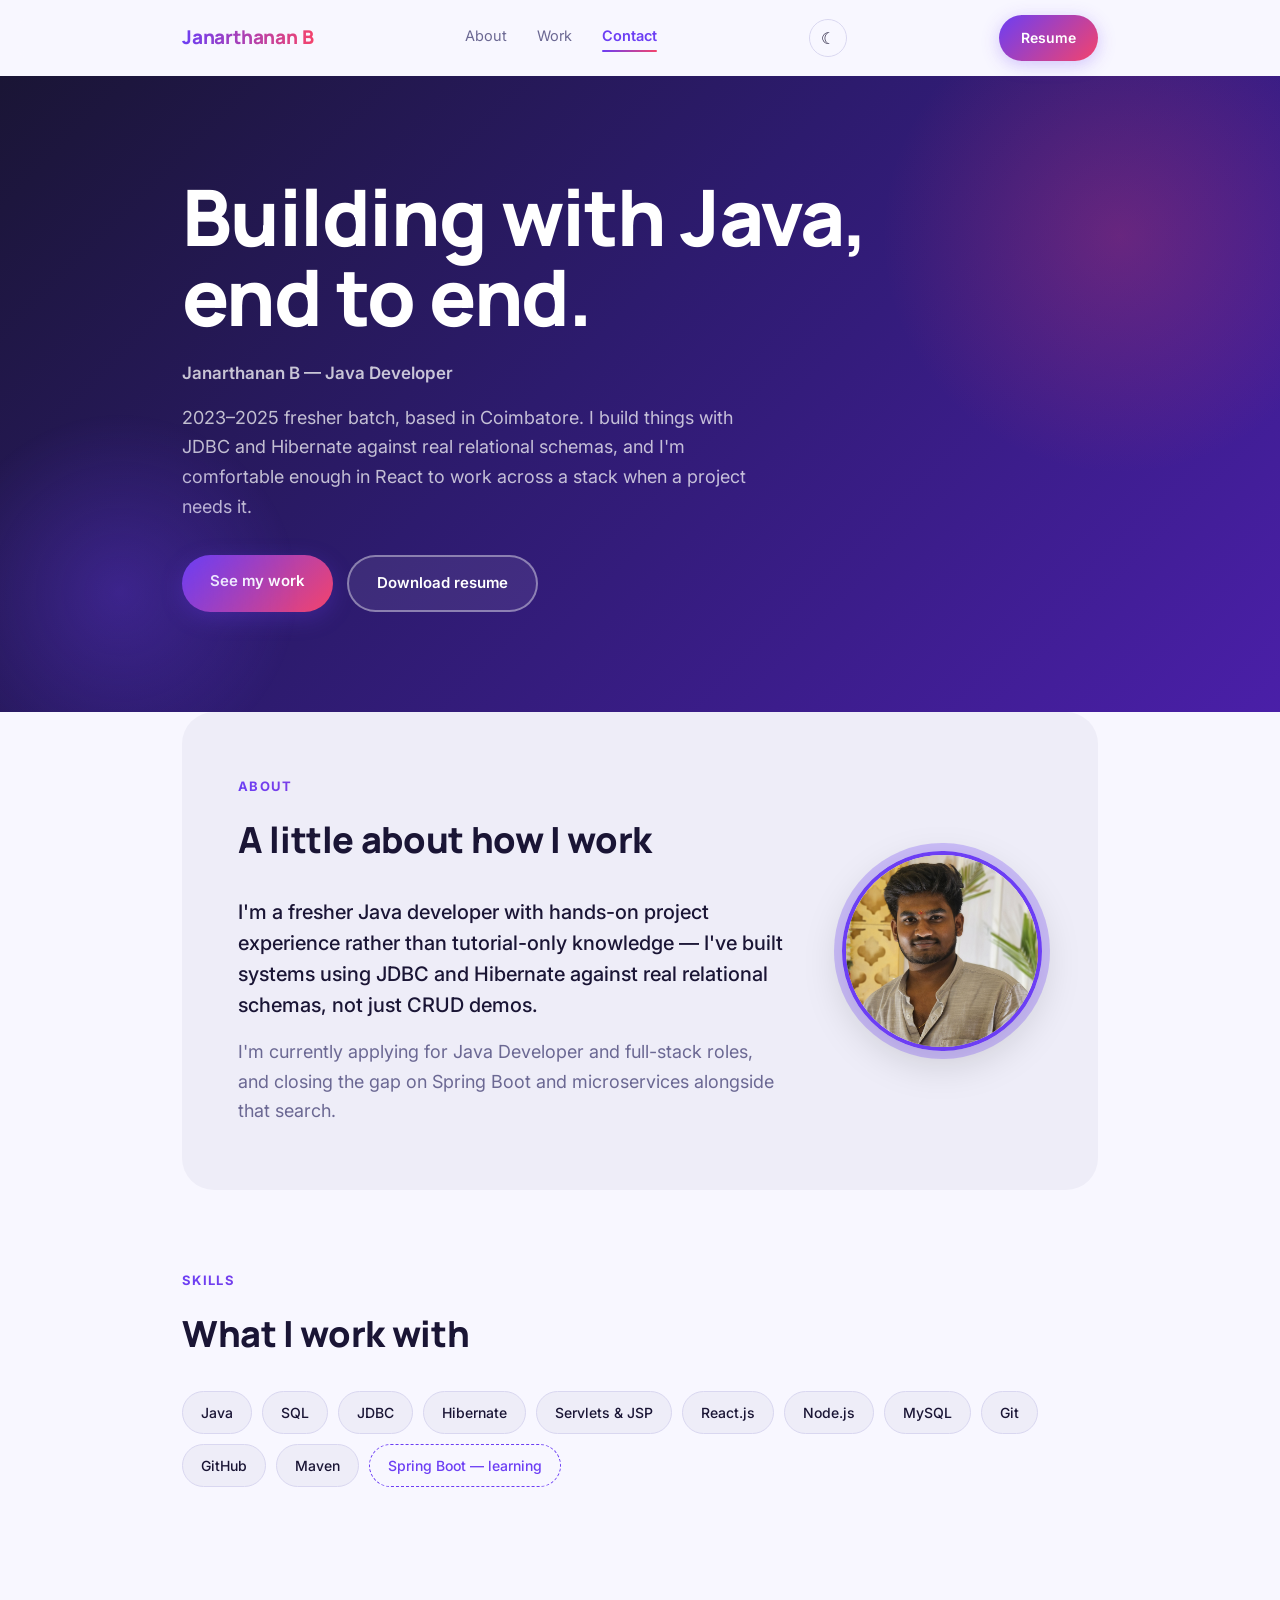
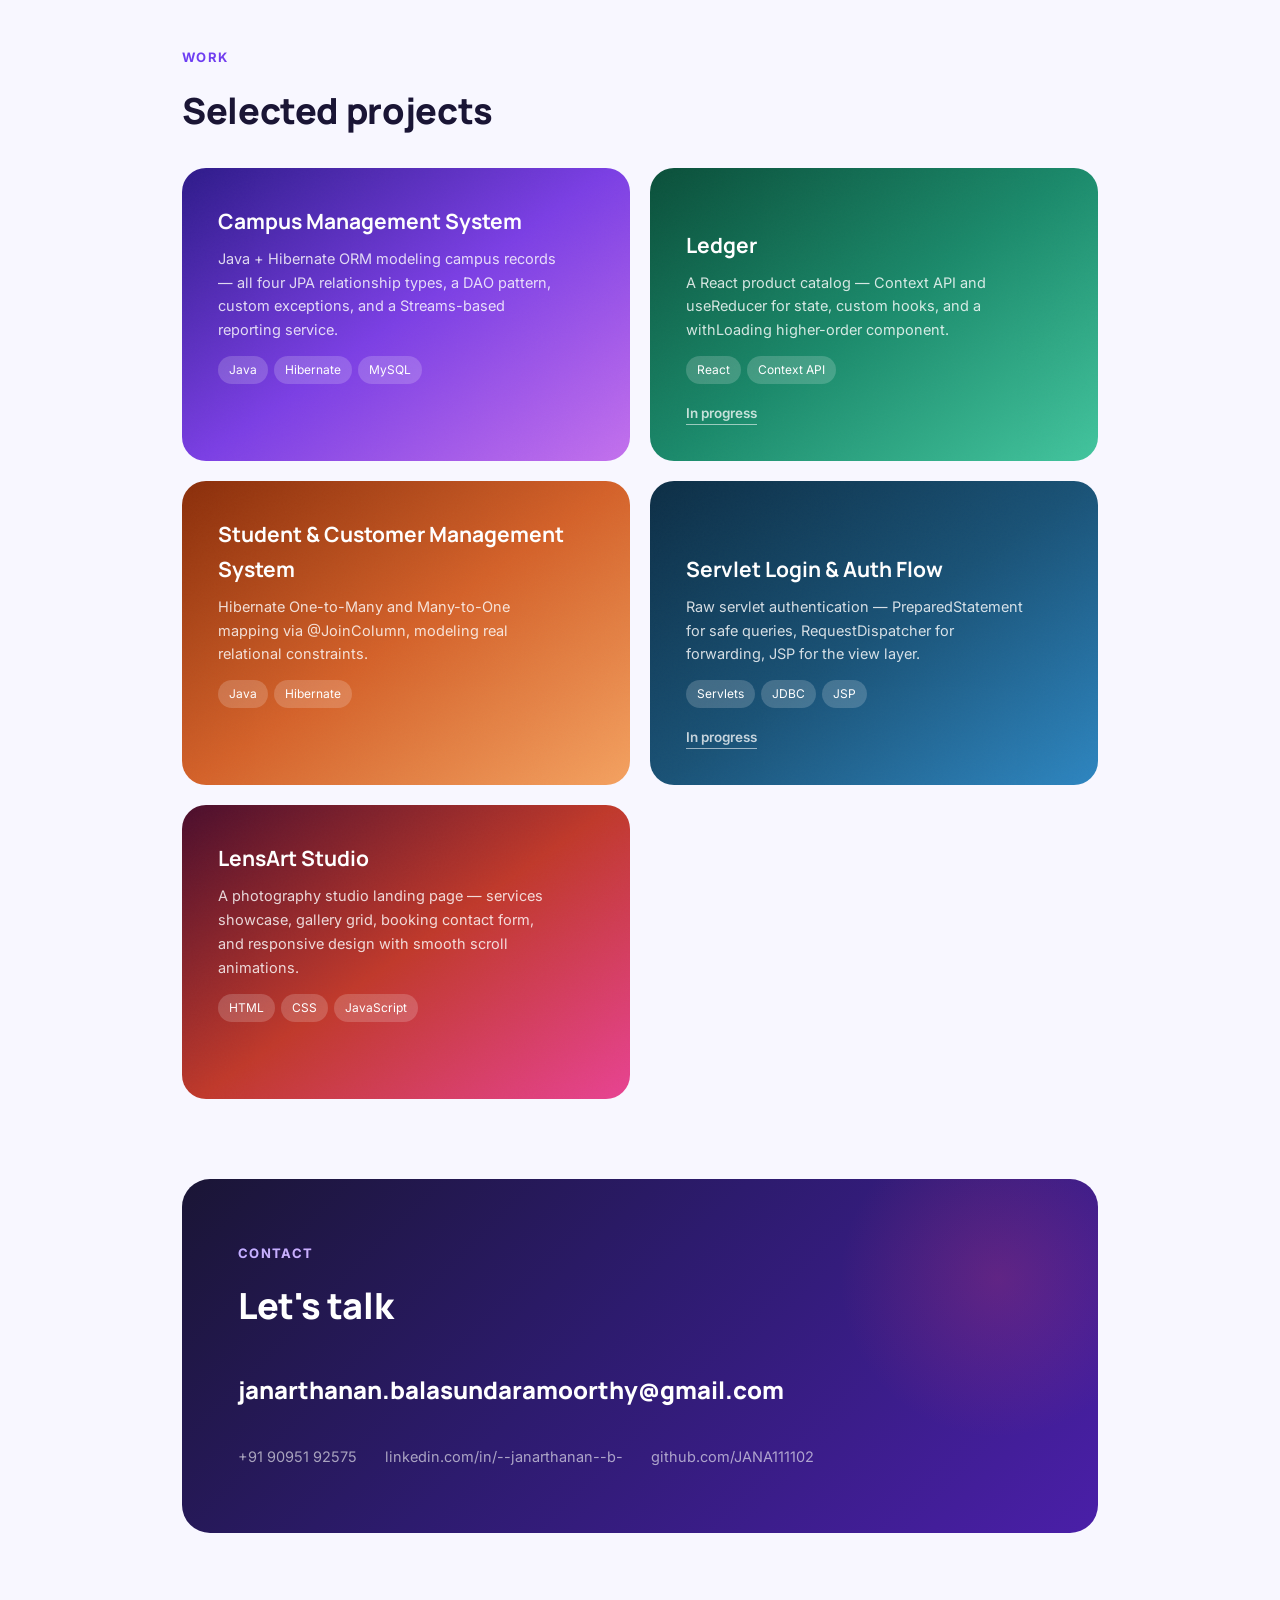
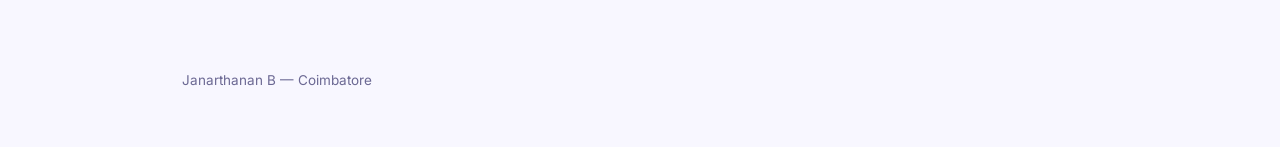
<file: index.html>
<!DOCTYPE html>
<html lang="en">
<head>
<meta charset="UTF-8">
<meta name="viewport" content="width=device-width, initial-scale=1, viewport-fit=cover">
<title>Janarthanan B — Java Developer</title>
<link rel="preconnect" href="https://fonts.googleapis.com">
<link rel="preconnect" href="https://fonts.gstatic.com" crossorigin>
<link href="https://fonts.googleapis.com/css2?family=Manrope:wght@500;700;800&family=Inter:wght@400;500;600&display=swap" rel="stylesheet">
<link rel="stylesheet" href="portfolio.css">
</head>
<body>

<header class="nav">
  <div class="wrap">
    <span class="brand">Janarthanan B</span>
    <nav class="links">
      <a href="#about">About</a>
      <a href="#work">Work</a>
      <a href="#contact">Contact</a>
    </nav>
    <button id="theme-toggle" aria-label="Switch to dark mode">☾</button>
    <a class="resume-btn" href="[data-uri]" download="Janarthanan_B_Resume.pdf">Resume</a>
  </div>
</header>

<main class="wrap">

  <section class="hero">
    <h1>Building with Java, end to end.</h1>
    <div class="role">Janarthanan B — Java Developer</div>
    <p class="lede">2023–2025 fresher batch, based in Coimbatore. I build things with JDBC and Hibernate against real relational schemas, and I'm comfortable enough in React to work across a stack when a project needs it.</p>
    <div class="cta-row">
      <a class="btn primary" href="#work">See my work</a>
      <a class="btn secondary" href="[data-uri]" download="Janarthanan_B_Resume.pdf">Download resume</a>
    </div>
  </section>

  <section id="about">
    <div class="about-inner">
      <div class="about-text">
        <div class="eyebrow">About</div>
        <h2>A little about how I work</h2>
        <p>I'm a fresher Java developer with hands-on project experience rather than tutorial-only knowledge — I've built systems using JDBC and Hibernate against real relational schemas, not just CRUD demos.</p>
        <p>I'm currently applying for Java Developer and full-stack roles, and closing the gap on Spring Boot and microservices alongside that search.</p>
      </div>
      <div class="about-photo">
        <img src="avatar.jpg" alt="Janarthanan B" />
      </div>
    </div>
  </section>

  <section id="skills">
    <div class="eyebrow">Skills</div>
    <h2>What I work with</h2>
    <div class="skills-row">
      <span class="tag">Java</span><span class="tag">SQL</span><span class="tag">JDBC</span><span class="tag">Hibernate</span>
      <span class="tag">Servlets &amp; JSP</span><span class="tag">React.js</span><span class="tag">Node.js</span>
      <span class="tag">MySQL</span><span class="tag">Git</span><span class="tag">GitHub</span><span class="tag">Maven</span>
      <span class="tag learning">Spring Boot — learning</span>
    </div>
  </section>

  <section id="work">
    <div class="eyebrow">Work</div>
    <h2>Selected projects</h2>
    <div class="gallery">

      <div class="tile g1">
        <h3>Campus Management System</h3>
        <p>Java + Hibernate ORM modeling campus records — all four JPA relationship types, a DAO pattern, custom exceptions, and a Streams-based reporting service.</p>
        <div class="tags"><span>Java</span><span>Hibernate</span><span>MySQL</span></div>
        <a class="link" href="https://github.com/JANA111102/CampusManagementSystem" target="_blank" rel="noopener">View repository</a>
      </div>

      <div class="tile g2">
        <h3>Ledger</h3>
        <p>A React product catalog — Context API and useReducer for state, custom hooks, and a withLoading higher-order component.</p>
        <div class="tags"><span>React</span><span>Context API</span></div>
        <span class="link" style="opacity:.75; transform:none;">In progress</span>
      </div>

      <div class="tile g3">
        <h3>Student &amp; Customer Management System</h3>
        <p>Hibernate One-to-Many and Many-to-One mapping via @JoinColumn, modeling real relational constraints.</p>
        <div class="tags"><span>Java</span><span>Hibernate</span></div>
        <a class="link" href="https://github.com/JANA111102/Order_Details" target="_blank" rel="noopener">View repository</a>
      </div>

      <div class="tile g4">
        <h3>Servlet Login &amp; Auth Flow</h3>
        <p>Raw servlet authentication — PreparedStatement for safe queries, RequestDispatcher for forwarding, JSP for the view layer.</p>
        <div class="tags"><span>Servlets</span><span>JDBC</span><span>JSP</span></div>
        <span class="link" style="opacity:.75; transform:none;">In progress</span>
      </div>

      <div class="tile g5">
        <h3>LensArt Studio</h3>
        <p>A photography studio landing page — services showcase, gallery grid, booking contact form, and responsive design with smooth scroll animations.</p>
        <div class="tags"><span>HTML</span><span>CSS</span><span>JavaScript</span></div>
        <div style="display:flex;gap:16px;flex-wrap:wrap;">
          <a class="link" href="https://photoshop-alpha.vercel.app" target="_blank" rel="noopener">Live demo</a>
          <a class="link" href="https://github.com/JANA111102/PHOTOSHOP" target="_blank" rel="noopener">View repository</a>
        </div>
      </div>

    </div>
  </section>

  <section id="contact" style="padding-top:0;">
    <div class="contact-band">
      <div class="eyebrow" style="color:#9A9BA1;">Contact</div>
      <h2>Let's talk</h2>
      <a class="big-link" href="mailto:janarthanan.balasundaramoorthy@gmail.com">janarthanan.balasundaramoorthy@gmail.com</a>
      <div class="sub-row">
        <a href="tel:+919095192575">+91 90951 92575</a>
        <a href="https://www.linkedin.com/in/--janarthanan--b-/" target="_blank" rel="noopener">linkedin.com/in/--janarthanan--b-</a>
        <a href="https://github.com/JANA111102" target="_blank" rel="noopener">github.com/JANA111102</a>
      </div>
    </div>
  </section>

</main>

<footer>
  <div class="wrap">Janarthanan B — Coimbatore</div>
</footer>

<script src="portfolio.js"></script>
</body>
</html>
</file>
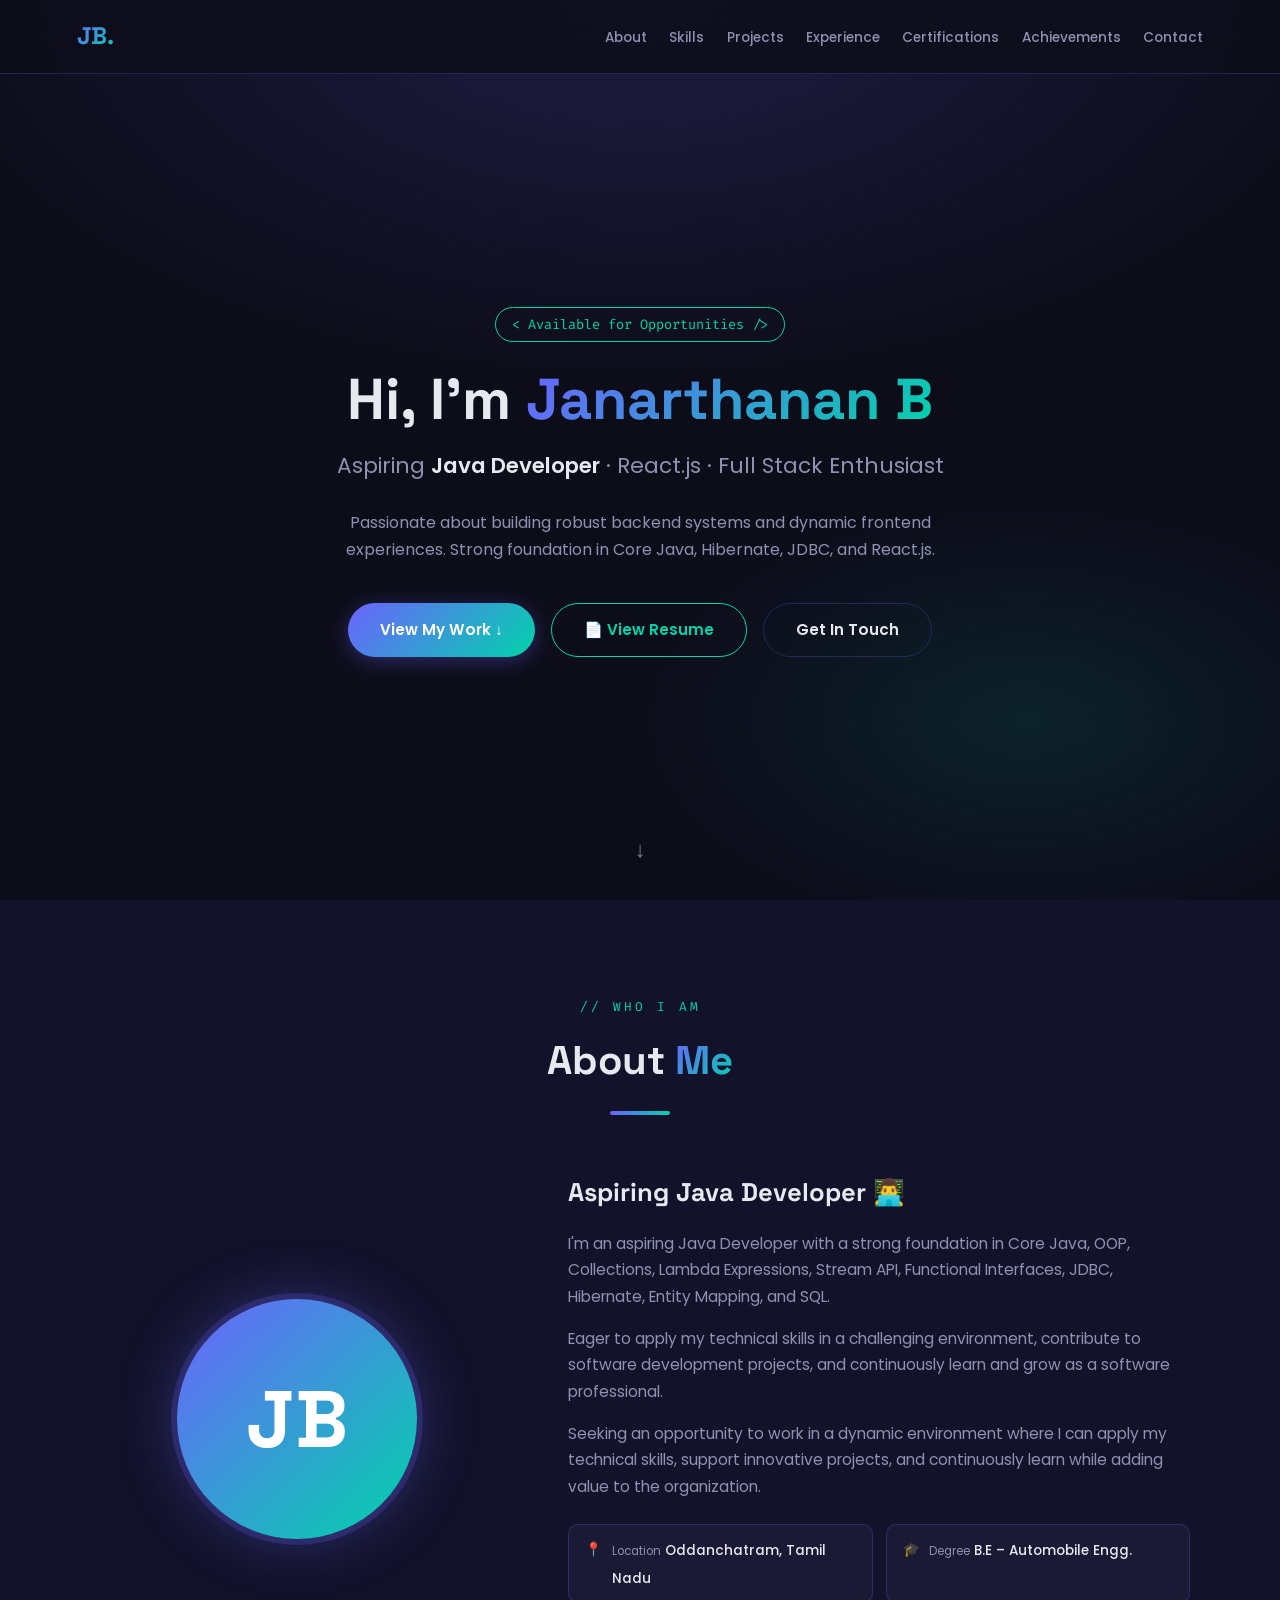
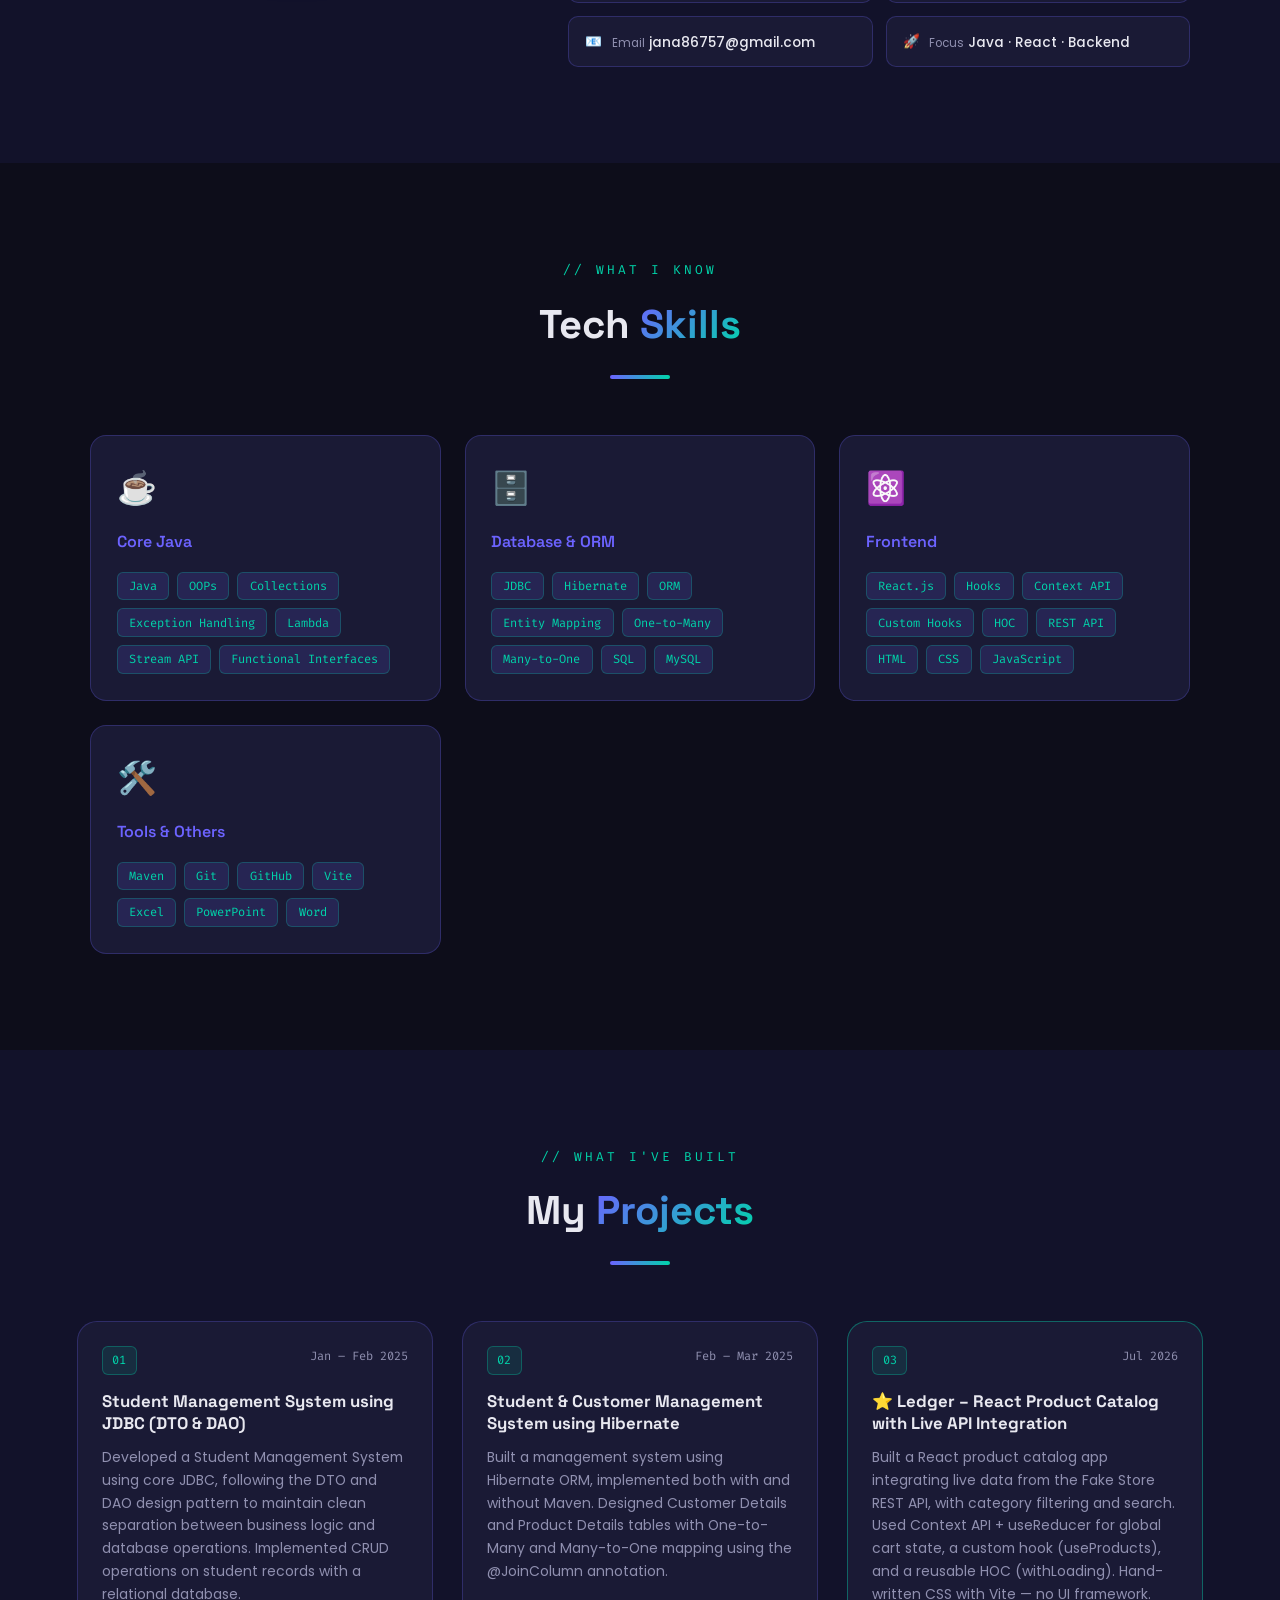
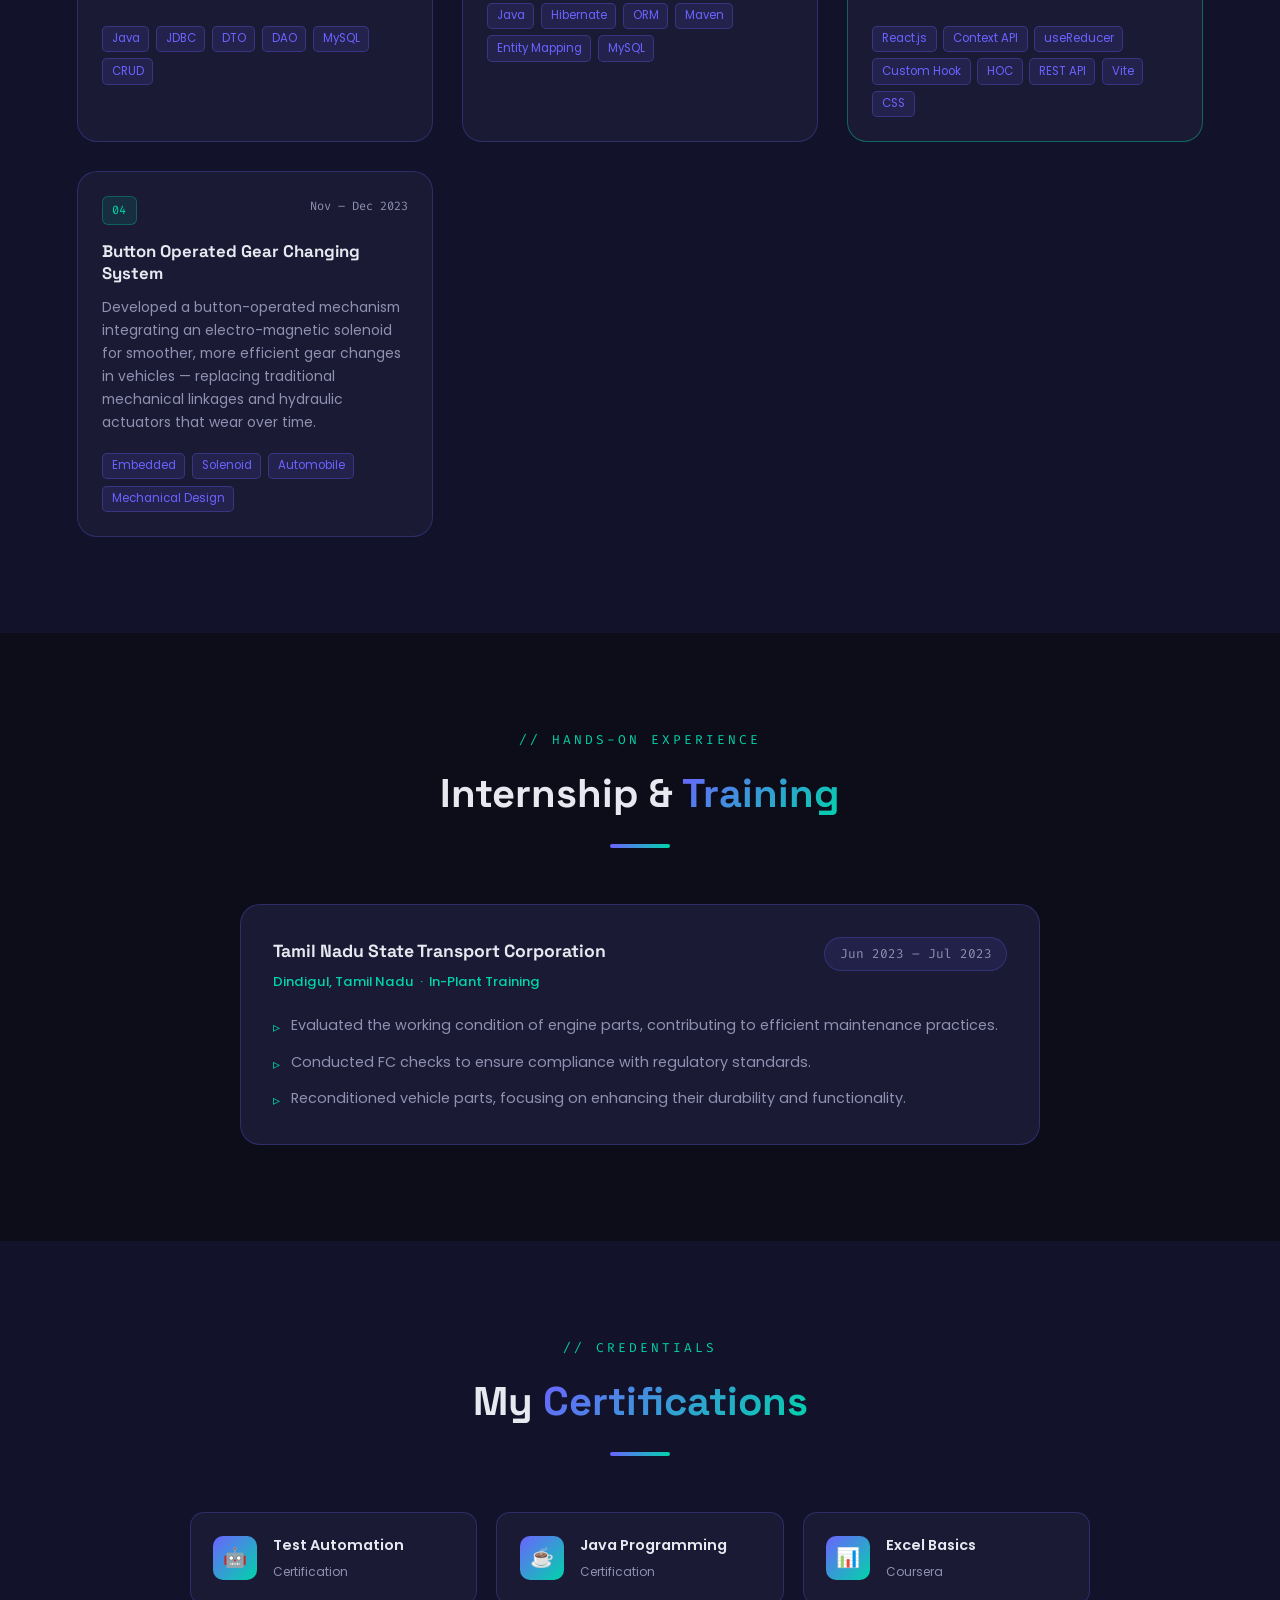
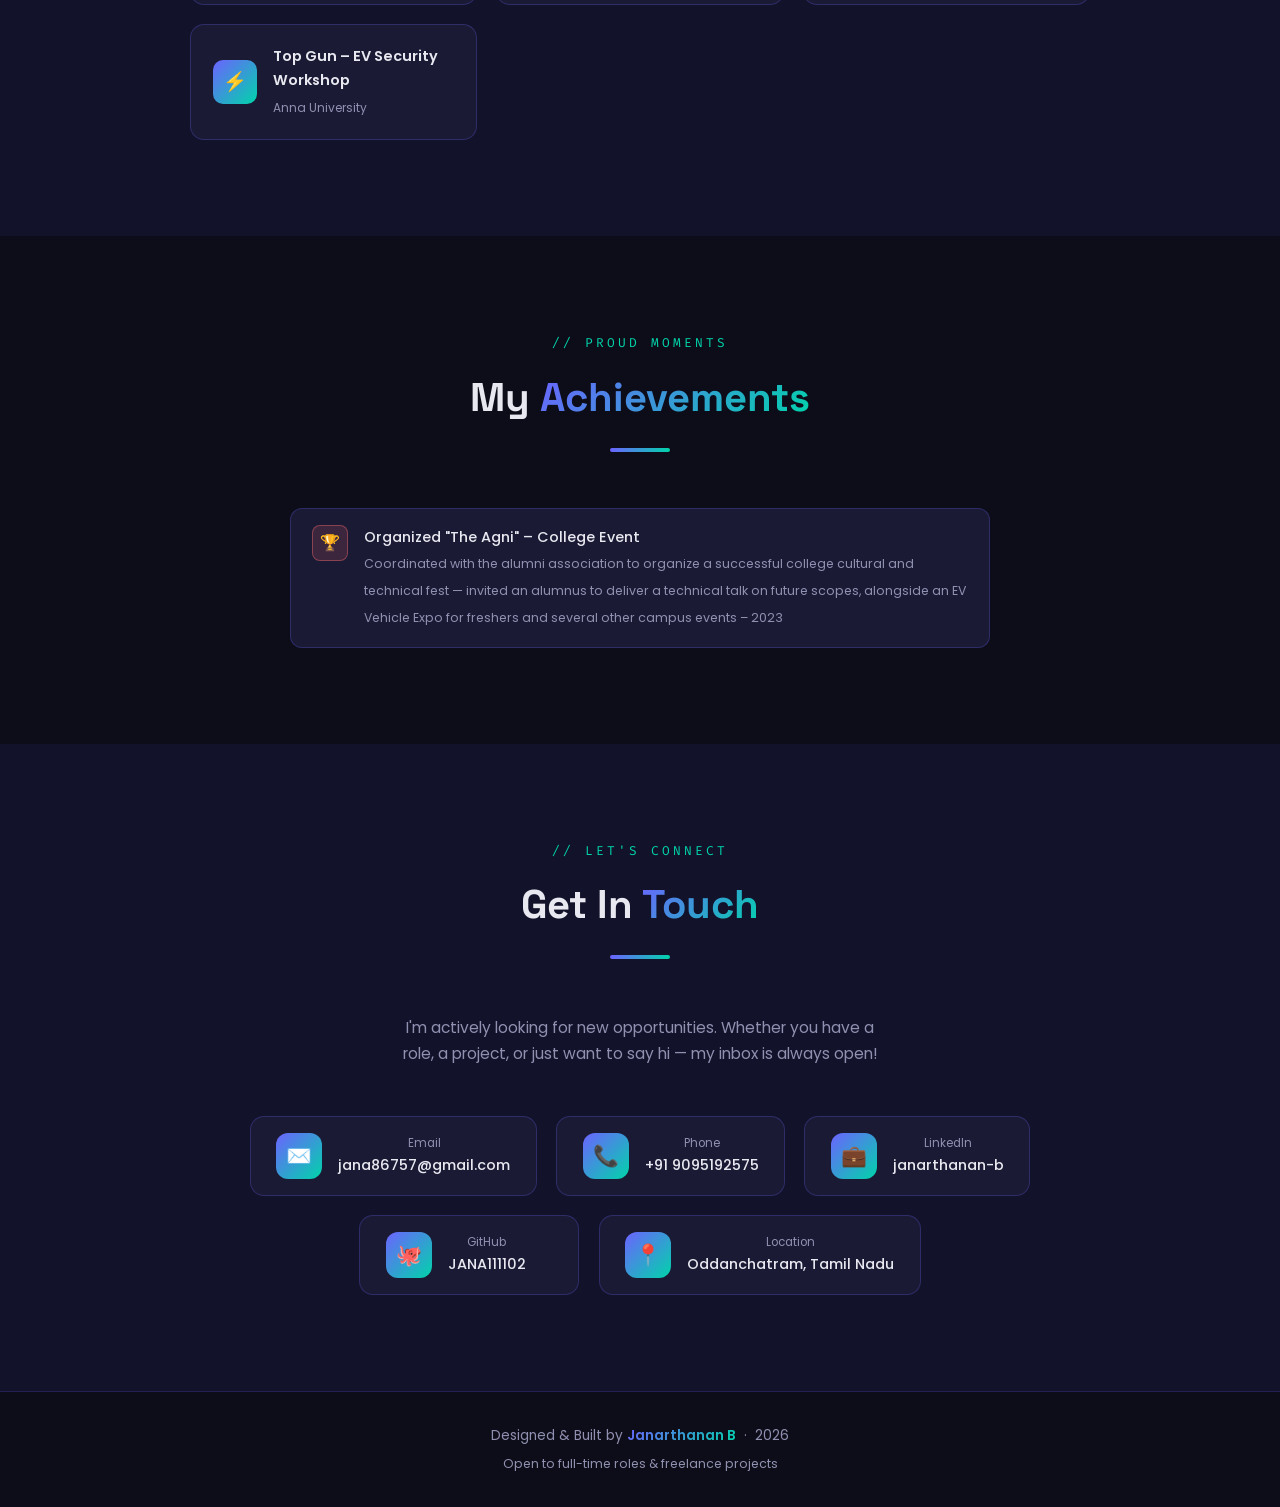
<file: app.html>
<!DOCTYPE html>
<html lang="en">
<head>
  <meta charset="UTF-8" />
  <meta name="viewport" content="width=device-width, initial-scale=1.0" />
  <title>Janarthanan B | Java Developer</title>

  <!-- Google Fonts -->
  <link rel="preconnect" href="https://fonts.googleapis.com" />
  <link rel="preconnect" href="https://fonts.gstatic.com" crossorigin />
  <link href="https://fonts.googleapis.com/css2?family=Poppins:wght@300;400;500;600;700;800&family=Space+Grotesk:wght@400;500;600;700&family=Fira+Code:wght@400;500&display=swap" rel="stylesheet" />

  <style>
    /* ─────────────────────────────────────────
       RESET & BASE
    ───────────────────────────────────────── */
    *, *::before, *::after { margin: 0; padding: 0; box-sizing: border-box; }

    :root {
      --primary:    #6c63ff;
      --primary-dk: #4b44cc;
      --accent:     #00d4aa;
      --accent2:    #ff6b6b;
      --dark:       #0d0d1a;
      --dark2:      #12122a;
      --card:       #1a1a35;
      --card-hover: #21213f;
      --text:       #e8e8f0;
      --muted:      #9090b0;
      --border:     rgba(108,99,255,0.25);
      --glow:       rgba(108,99,255,0.35);
      --glow-accent:rgba(0,212,170,0.3);
    }

    html { scroll-behavior: smooth; }

    body {
      font-family: 'Poppins', sans-serif;
      background: var(--dark);
      color: var(--text);
      line-height: 1.7;
      overflow-x: hidden;
    }

    /* ─────────────────────────────────────────
       SCROLLBAR
    ───────────────────────────────────────── */
    ::-webkit-scrollbar { width: 6px; }
    ::-webkit-scrollbar-track { background: var(--dark); }
    ::-webkit-scrollbar-thumb { background: var(--primary); border-radius: 3px; }

    /* ─────────────────────────────────────────
       PARTICLES BACKGROUND
    ───────────────────────────────────────── */
    #particles {
      position: fixed; inset: 0;
      pointer-events: none;
      z-index: 0;
      overflow: hidden;
    }
    .particle {
      position: absolute;
      width: 3px; height: 3px;
      background: var(--primary);
      border-radius: 50%;
      opacity: 0;
      animation: float-particle linear infinite;
    }
    @keyframes float-particle {
      0%   { transform: translateY(100vh) scale(0); opacity: 0; }
      10%  { opacity: 0.6; }
      90%  { opacity: 0.3; }
      100% { transform: translateY(-10vh) scale(1); opacity: 0; }
    }

    /* ─────────────────────────────────────────
       NAV
    ───────────────────────────────────────── */
    nav {
      position: fixed; top: 0; left: 0; right: 0;
      z-index: 1000;
      display: flex; align-items: center; justify-content: space-between;
      padding: 1rem 6%;
      background: rgba(13,13,26,0.85);
      backdrop-filter: blur(14px);
      border-bottom: 1px solid var(--border);
      transition: all 0.3s ease;
    }
    nav.scrolled {
      padding: 0.6rem 6%;
      box-shadow: 0 4px 30px rgba(108,99,255,0.15);
    }
    .nav-logo {
      font-family: 'Space Grotesk', sans-serif;
      font-size: 1.5rem; font-weight: 700;
      background: linear-gradient(135deg, var(--primary), var(--accent));
      -webkit-background-clip: text; -webkit-text-fill-color: transparent;
      letter-spacing: -0.5px;
    }
    .nav-links { display: flex; gap: 1.4rem; list-style: none; align-items: center; }
    .nav-links a {
      font-size: 0.85rem; font-weight: 500;
      color: var(--muted); text-decoration: none;
      position: relative; padding-bottom: 4px;
      transition: color 0.3s;
    }
    .nav-links a::after {
      content: '';
      position: absolute; bottom: 0; left: 0;
      width: 0; height: 2px;
      background: linear-gradient(90deg, var(--primary), var(--accent));
      border-radius: 2px;
      transition: width 0.3s ease;
    }
    .nav-links a:hover { color: var(--text); }
    .nav-links a:hover::after { width: 100%; }

    /* ── Hamburger ── */
    .hamburger {
      display: none;
      flex-direction: column; gap: 5px;
      cursor: pointer; padding: 4px; z-index: 1100;
    }
    .hamburger span {
      display: block; width: 24px; height: 2px;
      background: var(--text); border-radius: 2px;
      transition: all 0.3s ease;
    }
    .hamburger.open span:nth-child(1) { transform: translateY(7px) rotate(45deg); }
    .hamburger.open span:nth-child(2) { opacity: 0; }
    .hamburger.open span:nth-child(3) { transform: translateY(-7px) rotate(-45deg); }

    /* Mobile nav drawer */
    @media (max-width: 860px) {
      .hamburger { display: flex; }
      .nav-links {
        display: none;
        position: fixed; top: 0; right: 0;
        width: 260px; height: 100vh;
        background: rgba(13,13,26,0.97);
        backdrop-filter: blur(20px);
        border-left: 1px solid var(--border);
        flex-direction: column;
        justify-content: center; align-items: flex-start;
        gap: 2rem; padding: 2rem;
        z-index: 1050;
        transition: transform 0.3s ease;
      }
      .nav-links.open { display: flex; }
      .nav-links a { font-size: 1.1rem; }
    }

    /* ─────────────────────────────────────────
       HERO
    ───────────────────────────────────────── */
    #hero {
      position: relative; z-index: 1;
      min-height: 100vh;
      display: flex; align-items: center; justify-content: center;
      text-align: center;
      padding: 8rem 6% 4rem;
      background:
        radial-gradient(ellipse 80% 60% at 50% 0%, rgba(108,99,255,0.18) 0%, transparent 70%),
        radial-gradient(ellipse 50% 40% at 80% 80%, rgba(0,212,170,0.1) 0%, transparent 60%),
        var(--dark);
    }
    .hero-content { max-width: 800px; }
    .hero-tag {
      display: inline-block;
      font-family: 'Fira Code', monospace;
      font-size: 0.85rem; color: var(--accent);
      border: 1px solid var(--accent);
      border-radius: 30px; padding: 0.3rem 1rem;
      margin-bottom: 1.5rem;
      animation: fadeDown 0.8s ease both;
    }
    .hero-name {
      font-family: 'Space Grotesk', sans-serif;
      font-size: clamp(1.6rem, 4.5vw, 4rem);
      font-weight: 700; line-height: 1.15;
      margin-bottom: 1rem;
      white-space: nowrap;
      animation: fadeUp 0.9s ease 0.2s both;
    }
    @media (max-width: 600px) {
      .hero-name { white-space: normal; font-size: clamp(1.8rem, 7vw, 2.8rem); }
    }
    .hero-name span {
      background: linear-gradient(135deg, var(--primary), var(--accent));
      -webkit-background-clip: text; -webkit-text-fill-color: transparent;
    }
    .hero-title {
      font-size: clamp(1rem, 2.5vw, 1.35rem);
      font-weight: 400; color: var(--muted);
      margin-bottom: 1.5rem;
      animation: fadeUp 0.9s ease 0.35s both;
    }
    .hero-title b { color: var(--text); font-weight: 600; }
    .hero-desc {
      font-size: 1rem; color: var(--muted);
      max-width: 600px; margin: 0 auto 2.5rem;
      animation: fadeUp 0.9s ease 0.5s both;
    }
    .hero-btns {
      display: flex; gap: 1rem; justify-content: center; flex-wrap: wrap;
      animation: fadeUp 0.9s ease 0.65s both;
    }
    .btn {
      display: inline-flex; align-items: center; gap: 0.5rem;
      padding: 0.8rem 2rem;
      border-radius: 50px; font-weight: 600; font-size: 0.95rem;
      cursor: pointer; text-decoration: none;
      transition: all 0.3s ease;
      border: none;
    }
    .btn-primary {
      background: linear-gradient(135deg, var(--primary), var(--accent));
      color: #fff;
      box-shadow: 0 4px 20px var(--glow);
    }
    .btn-primary:hover {
      transform: translateY(-3px);
      box-shadow: 0 8px 30px rgba(108,99,255,0.55);
    }
    .btn-outline {
      background: transparent;
      color: var(--text);
      border: 1.5px solid var(--border);
    }
    .btn-outline:hover {
      border-color: var(--primary);
      background: rgba(108,99,255,0.12);
      transform: translateY(-3px);
    }
    .btn-resume {
      background: transparent;
      color: var(--accent);
      border: 1.5px solid var(--accent);
    }
    .btn-resume:hover {
      background: rgba(0,212,170,0.12);
      border-color: var(--accent);
      box-shadow: 0 8px 25px var(--glow-accent);
      transform: translateY(-3px);
    }
    .hero-scroll {
      position: absolute; bottom: 2rem; left: 50%;
      transform: translateX(-50%);
      animation: bounce 2s infinite;
      opacity: 0.5; font-size: 1.4rem;
    }
    @keyframes bounce {
      0%,100% { transform: translateX(-50%) translateY(0); }
      50%      { transform: translateX(-50%) translateY(10px); }
    }

    /* ─────────────────────────────────────────
       SECTION COMMONS
    ───────────────────────────────────────── */
    section {
      position: relative; z-index: 1;
      padding: 6rem 6%;
    }
    section:nth-child(even) { background: var(--dark2); }

    .section-header {
      text-align: center;
      margin-bottom: 3.5rem;
    }
    .section-label {
      font-family: 'Fira Code', monospace;
      font-size: 0.8rem; color: var(--accent);
      letter-spacing: 3px; text-transform: uppercase;
      margin-bottom: 0.6rem;
    }
    .section-title {
      font-family: 'Space Grotesk', sans-serif;
      font-size: clamp(1.8rem, 3.5vw, 2.5rem);
      font-weight: 700;
    }
    .section-title span {
      background: linear-gradient(135deg, var(--primary), var(--accent));
      -webkit-background-clip: text; -webkit-text-fill-color: transparent;
    }
    .section-line {
      width: 60px; height: 4px;
      background: linear-gradient(90deg, var(--primary), var(--accent));
      border-radius: 2px; margin: 1rem auto 0;
    }

    /* ─────────────────────────────────────────
       ABOUT
    ───────────────────────────────────────── */
    .about-grid {
      display: grid;
      grid-template-columns: 1fr 1.5fr;
      gap: 4rem; align-items: center;
      max-width: 1100px; margin: 0 auto;
    }
    .about-avatar-wrap {
      display: flex; justify-content: center;
    }
    .about-avatar {
      width: 240px; height: 240px;
      border-radius: 50%;
      background: linear-gradient(135deg, var(--primary), var(--accent));
      display: flex; align-items: center; justify-content: center;
      font-size: 5rem; font-weight: 700;
      color: #fff; font-family: 'Space Grotesk', sans-serif;
      box-shadow: 0 0 0 6px rgba(108,99,255,0.2), 0 0 60px var(--glow);
      transition: transform 0.4s ease, box-shadow 0.4s ease;
    }
    .about-avatar:hover {
      transform: scale(1.06) rotate(3deg);
      box-shadow: 0 0 0 8px rgba(0,212,170,0.3), 0 0 80px var(--glow-accent);
    }
    .about-text h3 {
      font-family: 'Space Grotesk', sans-serif;
      font-size: 1.6rem; font-weight: 700; margin-bottom: 1rem;
    }
    .about-text p { color: var(--muted); margin-bottom: 1rem; font-size: 0.97rem; }
    .about-info {
      display: grid; grid-template-columns: 1fr 1fr;
      gap: 0.8rem; margin-top: 1.5rem;
    }
    .info-item {
      display: flex; align-items: flex-start; gap: 0.6rem;
      background: var(--card); border-radius: 10px; padding: 0.7rem 1rem;
      border: 1px solid var(--border);
      transition: border-color 0.3s, transform 0.3s;
    }
    .info-item:hover { border-color: var(--primary); transform: translateX(4px); }
    .info-icon { font-size: 1rem; margin-top: 2px; flex-shrink: 0; }
    .info-item small { font-size: 0.72rem; color: var(--muted); }
    .info-item span { font-size: 0.85rem; font-weight: 500; }

    /* ─────────────────────────────────────────
       SKILLS
    ───────────────────────────────────────── */
    .skills-grid {
      display: grid;
      grid-template-columns: repeat(auto-fit, minmax(270px, 1fr));
      gap: 1.5rem; max-width: 1100px; margin: 0 auto;
    }
    .skill-card {
      background: var(--card);
      border: 1px solid var(--border);
      border-radius: 16px; padding: 1.6rem;
      transition: transform 0.3s ease, border-color 0.3s, box-shadow 0.3s;
      cursor: default;
    }
    .skill-card:hover {
      transform: translateY(-6px);
      border-color: var(--primary);
      box-shadow: 0 12px 40px var(--glow);
    }
    .skill-card-icon {
      font-size: 2rem; margin-bottom: 0.8rem;
    }
    .skill-card h4 {
      font-family: 'Space Grotesk', sans-serif;
      font-size: 1rem; font-weight: 600;
      color: var(--primary); margin-bottom: 1rem;
    }
    .skill-tags { display: flex; flex-wrap: wrap; gap: 0.5rem; }
    .tag {
      font-family: 'Fira Code', monospace;
      font-size: 0.75rem;
      background: rgba(108,99,255,0.15);
      color: var(--accent);
      border: 1px solid rgba(0,212,170,0.25);
      border-radius: 6px; padding: 0.2rem 0.7rem;
      transition: background 0.3s, color 0.3s, transform 0.2s;
    }
    .tag:hover {
      background: var(--primary);
      color: #fff; border-color: var(--primary);
      transform: scale(1.08);
    }

    /* ─────────────────────────────────────────
       PROJECTS
    ───────────────────────────────────────── */
    .projects-grid {
      display: grid;
      grid-template-columns: repeat(auto-fit, minmax(300px, 1fr));
      gap: 1.8rem; max-width: 1200px; margin: 0 auto;
    }
    .project-card {
      background: var(--card);
      border: 1px solid var(--border);
      border-radius: 20px;
      overflow: hidden;
      transition: transform 0.35s ease, box-shadow 0.35s, border-color 0.3s;
      display: flex; flex-direction: column;
    }
    .project-card:hover {
      transform: translateY(-8px);
      box-shadow: 0 20px 50px rgba(108,99,255,0.2);
      border-color: var(--primary);
    }
    .project-header {
      padding: 1.5rem 1.5rem 0;
      display: flex; align-items: flex-start; justify-content: space-between; gap: 1rem;
    }
    .project-number {
      font-family: 'Fira Code', monospace;
      font-size: 0.75rem; color: var(--accent);
      background: rgba(0,212,170,0.1);
      border: 1px solid rgba(0,212,170,0.3);
      border-radius: 6px; padding: 0.2rem 0.6rem;
      flex-shrink: 0;
    }
    .project-period {
      font-size: 0.75rem; color: var(--muted);
      font-family: 'Fira Code', monospace;
    }
    .project-body { padding: 1rem 1.5rem 1.5rem; flex: 1; }
    .project-title {
      font-family: 'Space Grotesk', sans-serif;
      font-size: 1.05rem; font-weight: 700;
      margin-bottom: 0.7rem; line-height: 1.3;
    }
    .project-desc {
      font-size: 0.87rem; color: var(--muted); line-height: 1.65;
      margin-bottom: 1.2rem;
    }
    .project-tags { display: flex; flex-wrap: wrap; gap: 0.4rem; }
    .p-tag {
      font-size: 0.72rem;
      background: rgba(108,99,255,0.12);
      color: var(--primary);
      border: 1px solid rgba(108,99,255,0.3);
      border-radius: 5px; padding: 0.15rem 0.55rem;
      transition: background 0.2s;
    }
    .p-tag:hover { background: rgba(108,99,255,0.3); }

    /* Featured badge */
    .project-card.featured { border-color: rgba(0,212,170,0.4); }
    .project-card.featured .project-title::before {
      content: '⭐ ';
    }

    /* ─────────────────────────────────────────
       CERTIFICATIONS & ACHIEVEMENTS
    ───────────────────────────────────────── */
    .cert-grid {
      display: grid;
      grid-template-columns: repeat(auto-fit, minmax(230px, 1fr));
      gap: 1.2rem; max-width: 900px; margin: 0 auto;
    }
    .cert-card {
      background: var(--card);
      border: 1px solid var(--border);
      border-radius: 14px; padding: 1.2rem 1.4rem;
      display: flex; align-items: center; gap: 1rem;
      transition: transform 0.3s, border-color 0.3s, box-shadow 0.3s;
    }
    .cert-card:hover {
      transform: translateY(-5px);
      border-color: var(--accent);
      box-shadow: 0 10px 30px var(--glow-accent);
    }
    .cert-icon {
      width: 44px; height: 44px; flex-shrink: 0;
      border-radius: 10px;
      background: linear-gradient(135deg, var(--primary), var(--accent));
      display: flex; align-items: center; justify-content: center;
      font-size: 1.2rem;
    }
    .cert-card h4 { font-size: 0.9rem; font-weight: 600; }
    .cert-card small { font-size: 0.75rem; color: var(--muted); }

    .achieve-list {
      max-width: 700px; margin: 0 auto;
      display: flex; flex-direction: column; gap: 1rem;
    }
    .achieve-item {
      display: flex; align-items: flex-start; gap: 1rem;
      background: var(--card);
      border: 1px solid var(--border);
      border-radius: 12px; padding: 1rem 1.3rem;
      transition: transform 0.3s, border-color 0.3s;
    }
    .achieve-item:hover {
      transform: translateX(8px);
      border-color: var(--accent2);
    }
    .achieve-badge {
      width: 36px; height: 36px; flex-shrink: 0;
      border-radius: 8px;
      background: rgba(255,107,107,0.15);
      border: 1px solid rgba(255,107,107,0.4);
      display: flex; align-items: center; justify-content: center;
      font-size: 1rem;
    }
    .achieve-item p { font-size: 0.9rem; font-weight: 500; }
    .achieve-item small { font-size: 0.78rem; color: var(--muted); }

    /* ─────────────────────────────────────────
       INTERNSHIP
    ───────────────────────────────────────── */
    .intern-card {
      max-width: 800px; margin: 0 auto;
      background: var(--card);
      border: 1px solid var(--border);
      border-radius: 20px; padding: 2rem;
      transition: border-color 0.3s, box-shadow 0.3s;
    }
    .intern-card:hover {
      border-color: var(--accent);
      box-shadow: 0 12px 40px var(--glow-accent);
    }
    .intern-top {
      display: flex; align-items: flex-start;
      justify-content: space-between; gap: 1rem;
      flex-wrap: wrap; margin-bottom: 1.2rem;
    }
    .intern-org h3 {
      font-family: 'Space Grotesk', sans-serif;
      font-size: 1.1rem; font-weight: 700;
    }
    .intern-org span {
      font-size: 0.82rem; color: var(--accent); font-weight: 500;
    }
    .intern-period {
      font-family: 'Fira Code', monospace;
      font-size: 0.8rem; color: var(--muted);
      background: rgba(108,99,255,0.1);
      border: 1px solid var(--border);
      border-radius: 20px; padding: 0.3rem 0.9rem;
      white-space: nowrap;
    }
    .intern-points { list-style: none; display: flex; flex-direction: column; gap: 0.6rem; }
    .intern-points li {
      display: flex; align-items: flex-start; gap: 0.7rem;
      font-size: 0.9rem; color: var(--muted);
    }
    .intern-points li::before {
      content: '▹';
      color: var(--accent); flex-shrink: 0; margin-top: 2px;
    }

    /* ─────────────────────────────────────────
       CONTACT
    ───────────────────────────────────────── */
    #contact { text-align: center; }
    .contact-intro {
      max-width: 500px; margin: 0 auto 3rem;
      color: var(--muted); font-size: 0.97rem;
    }
    .contact-cards {
      display: flex; flex-wrap: wrap;
      gap: 1.2rem; justify-content: center;
      max-width: 900px; margin: 0 auto;
    }
    .contact-card {
      display: flex; align-items: center; gap: 1rem;
      background: var(--card);
      border: 1px solid var(--border);
      border-radius: 14px; padding: 1rem 1.6rem;
      text-decoration: none; color: var(--text);
      min-width: 220px;
      transition: transform 0.3s, border-color 0.3s, box-shadow 0.3s;
    }
    .contact-card:hover {
      transform: translateY(-5px);
      border-color: var(--primary);
      box-shadow: 0 10px 30px var(--glow);
    }
    .c-icon {
      width: 46px; height: 46px; flex-shrink: 0;
      border-radius: 12px;
      background: linear-gradient(135deg, var(--primary), var(--accent));
      display: flex; align-items: center; justify-content: center;
      font-size: 1.3rem;
    }
    .c-label { font-size: 0.72rem; color: var(--muted); }
    .c-value { font-size: 0.9rem; font-weight: 500; }

    /* ─────────────────────────────────────────
       BACK TO TOP
    ───────────────────────────────────────── */
    .back-to-top {
      position: fixed; bottom: 2rem; right: 2rem;
      z-index: 999;
      width: 46px; height: 46px;
      border-radius: 50%;
      background: linear-gradient(135deg, var(--primary), var(--accent));
      color: #fff; border: none;
      font-size: 1.2rem; cursor: pointer;
      display: flex; align-items: center; justify-content: center;
      box-shadow: 0 4px 20px var(--glow);
      opacity: 0; pointer-events: none;
      transform: translateY(16px);
      transition: opacity 0.3s ease, transform 0.3s ease, box-shadow 0.3s;
    }
    .back-to-top.visible {
      opacity: 1; pointer-events: all;
      transform: translateY(0);
    }
    .back-to-top:hover {
      box-shadow: 0 8px 30px rgba(108,99,255,0.6);
      transform: translateY(-3px);
    }
    footer {
      position: relative; z-index: 1;
      text-align: center;
      padding: 2rem 6%;
      border-top: 1px solid var(--border);
      color: var(--muted); font-size: 0.85rem;
    }
    footer span {
      background: linear-gradient(135deg, var(--primary), var(--accent));
      -webkit-background-clip: text; -webkit-text-fill-color: transparent;
      font-weight: 600;
    }

    /* ─────────────────────────────────────────
       ANIMATIONS
    ───────────────────────────────────────── */
    @keyframes fadeUp {
      from { opacity: 0; transform: translateY(30px); }
      to   { opacity: 1; transform: translateY(0); }
    }
    @keyframes fadeDown {
      from { opacity: 0; transform: translateY(-20px); }
      to   { opacity: 1; transform: translateY(0); }
    }

    .reveal {
      opacity: 0; transform: translateY(40px);
      transition: opacity 0.7s ease, transform 0.7s ease;
    }
    .reveal.visible {
      opacity: 1; transform: translateY(0);
    }

    /* ─────────────────────────────────────────
       RESPONSIVE
    ───────────────────────────────────────── */
    @media (max-width: 768px) {
      .about-grid { grid-template-columns: 1fr; gap: 2rem; }
      .about-info { grid-template-columns: 1fr; }
      .hero-btns { flex-direction: column; align-items: center; }
    }
  </style>
</head>
<body>

<!-- Floating particles -->
<div id="particles"></div>

<!-- ─── NAV ─── -->
<nav id="navbar">
  <div class="nav-logo">JB.</div>
  <ul class="nav-links" id="navLinks">
    <li><a href="#about">About</a></li>
    <li><a href="#skills">Skills</a></li>
    <li><a href="#projects">Projects</a></li>
    <li><a href="#internship">Experience</a></li>
    <li><a href="#certifications">Certifications</a></li>
    <li><a href="#achievements">Achievements</a></li>
    <li><a href="#contact">Contact</a></li>
  </ul>
  <div class="hamburger" id="hamburger" onclick="toggleNav()">
    <span></span><span></span><span></span>
  </div>
</nav>

<!-- ─── HERO ─── -->
<section id="hero">
  <div class="hero-content">
    <div class="hero-tag">&lt; Available for Opportunities /&gt;</div>
    <h1 class="hero-name">Hi, I'm <span>Janarthanan B</span></h1>
    <p class="hero-title">Aspiring <b>Java Developer</b> · React.js · Full Stack Enthusiast</p>
    <p class="hero-desc">
      Passionate about building robust backend systems and dynamic frontend experiences.
      Strong foundation in Core Java, Hibernate, JDBC, and React.js.
    </p>
    <div class="hero-btns">
      <a href="#projects" class="btn btn-primary">View My Work ↓</a>
      <a href="JANARTHANAN_B_Resume.pdf" target="_blank" rel="noopener" class="btn btn-resume">📄 View Resume</a>
      <a href="#contact" class="btn btn-outline">Get In Touch</a>
    </div>
  </div>
  <div class="hero-scroll">↓</div>
</section>

<!-- ─── ABOUT ─── -->
<section id="about">
  <div class="section-header reveal">
    <p class="section-label">// Who I Am</p>
    <h2 class="section-title">About <span>Me</span></h2>
    <div class="section-line"></div>
  </div>
  <div class="about-grid">
    <div class="about-avatar-wrap reveal">
      <div class="about-avatar">JB</div>
    </div>
    <div class="about-text reveal">
      <h3>Aspiring Java Developer 👨‍💻</h3>
      <p>
        I'm an aspiring Java Developer with a strong foundation in Core Java, OOP, Collections,
        Lambda Expressions, Stream API, Functional Interfaces, JDBC, Hibernate, Entity Mapping, and SQL.
      </p>
      <p>
        Eager to apply my technical skills in a challenging environment, contribute to software
        development projects, and continuously learn and grow as a software professional.
      </p>
      <p>
        Seeking an opportunity to work in a dynamic environment where I can apply my technical
        skills, support innovative projects, and continuously learn while adding value to the organization.
      </p>
      <div class="about-info">
        <div class="info-item">
          <span class="info-icon">📍</span>
          <div>
            <small>Location</small>
            <span>Oddanchatram, Tamil Nadu</span>
          </div>
        </div>
        <div class="info-item">
          <span class="info-icon">🎓</span>
          <div>
            <small>Degree</small>
            <span>B.E – Automobile Engg.</span>
          </div>
        </div>
        <div class="info-item">
          <span class="info-icon">📧</span>
          <div>
            <small>Email</small>
            <span>jana86757@gmail.com</span>
          </div>
        </div>
        <div class="info-item">
          <span class="info-icon">🚀</span>
          <div>
            <small>Focus</small>
            <span>Java · React · Backend</span>
          </div>
        </div>
      </div>
    </div>
  </div>
</section>

<!-- ─── SKILLS ─── -->
<section id="skills">
  <div class="section-header reveal">
    <p class="section-label">// What I Know</p>
    <h2 class="section-title">Tech <span>Skills</span></h2>
    <div class="section-line"></div>
  </div>
  <div class="skills-grid">
    <div class="skill-card reveal">
      <div class="skill-card-icon">☕</div>
      <h4>Core Java</h4>
      <div class="skill-tags">
        <span class="tag">Java</span>
        <span class="tag">OOPs</span>
        <span class="tag">Collections</span>
        <span class="tag">Exception Handling</span>
        <span class="tag">Lambda</span>
        <span class="tag">Stream API</span>
        <span class="tag">Functional Interfaces</span>
      </div>
    </div>
    <div class="skill-card reveal">
      <div class="skill-card-icon">🗄️</div>
      <h4>Database & ORM</h4>
      <div class="skill-tags">
        <span class="tag">JDBC</span>
        <span class="tag">Hibernate</span>
        <span class="tag">ORM</span>
        <span class="tag">Entity Mapping</span>
        <span class="tag">One-to-Many</span>
        <span class="tag">Many-to-One</span>
        <span class="tag">SQL</span>
        <span class="tag">MySQL</span>
      </div>
    </div>
    <div class="skill-card reveal">
      <div class="skill-card-icon">⚛️</div>
      <h4>Frontend</h4>
      <div class="skill-tags">
        <span class="tag">React.js</span>
        <span class="tag">Hooks</span>
        <span class="tag">Context API</span>
        <span class="tag">Custom Hooks</span>
        <span class="tag">HOC</span>
        <span class="tag">REST API</span>
        <span class="tag">HTML</span>
        <span class="tag">CSS</span>
        <span class="tag">JavaScript</span>
      </div>
    </div>
    <div class="skill-card reveal">
      <div class="skill-card-icon">🛠️</div>
      <h4>Tools & Others</h4>
      <div class="skill-tags">
        <span class="tag">Maven</span>
        <span class="tag">Git</span>
        <span class="tag">GitHub</span>
        <span class="tag">Vite</span>
        <span class="tag">Excel</span>
        <span class="tag">PowerPoint</span>
        <span class="tag">Word</span>
      </div>
    </div>
  </div>
</section>

<!-- ─── PROJECTS ─── -->
<section id="projects">
  <div class="section-header reveal">
    <p class="section-label">// What I've Built</p>
    <h2 class="section-title">My <span>Projects</span></h2>
    <div class="section-line"></div>
  </div>
  <div class="projects-grid">

    <!-- Project 1 -->
    <div class="project-card reveal">
      <div class="project-header">
        <span class="project-number">01</span>
        <span class="project-period">Jan – Feb 2025</span>
      </div>
      <div class="project-body">
        <h3 class="project-title">Student Management System using JDBC (DTO &amp; DAO)</h3>
        <p class="project-desc">
          Developed a Student Management System using core JDBC, following the DTO and DAO design
          pattern to maintain clean separation between business logic and database operations.
          Implemented CRUD operations on student records with a relational database.
        </p>
        <div class="project-tags">
          <span class="p-tag">Java</span>
          <span class="p-tag">JDBC</span>
          <span class="p-tag">DTO</span>
          <span class="p-tag">DAO</span>
          <span class="p-tag">MySQL</span>
          <span class="p-tag">CRUD</span>
        </div>
      </div>
    </div>

    <!-- Project 2 -->
    <div class="project-card reveal">
      <div class="project-header">
        <span class="project-number">02</span>
        <span class="project-period">Feb – Mar 2025</span>
      </div>
      <div class="project-body">
        <h3 class="project-title">Student &amp; Customer Management System using Hibernate</h3>
        <p class="project-desc">
          Built a management system using Hibernate ORM, implemented both with and without Maven.
          Designed Customer Details and Product Details tables with One-to-Many and Many-to-One
          mapping using the @JoinColumn annotation.
        </p>
        <div class="project-tags">
          <span class="p-tag">Java</span>
          <span class="p-tag">Hibernate</span>
          <span class="p-tag">ORM</span>
          <span class="p-tag">Maven</span>
          <span class="p-tag">Entity Mapping</span>
          <span class="p-tag">MySQL</span>
        </div>
      </div>
    </div>

    <!-- Project 3 – Featured -->
    <div class="project-card featured reveal">
      <div class="project-header">
        <span class="project-number">03</span>
        <span class="project-period">Jul 2026</span>
      </div>
      <div class="project-body">
        <h3 class="project-title">Ledger – React Product Catalog with Live API Integration</h3>
        <p class="project-desc">
          Built a React product catalog app integrating live data from the Fake Store REST API,
          with category filtering and search. Used Context API + useReducer for global cart state,
          a custom hook (useProducts), and a reusable HOC (withLoading). Hand-written CSS with Vite —
          no UI framework.
        </p>
        <div class="project-tags">
          <span class="p-tag">React.js</span>
          <span class="p-tag">Context API</span>
          <span class="p-tag">useReducer</span>
          <span class="p-tag">Custom Hook</span>
          <span class="p-tag">HOC</span>
          <span class="p-tag">REST API</span>
          <span class="p-tag">Vite</span>
          <span class="p-tag">CSS</span>
        </div>
      </div>
    </div>

    <!-- Project 4 -->
    <div class="project-card reveal">
      <div class="project-header">
        <span class="project-number">04</span>
        <span class="project-period">Nov – Dec 2023</span>
      </div>
      <div class="project-body">
        <h3 class="project-title">Button Operated Gear Changing System</h3>
        <p class="project-desc">
          Developed a button-operated mechanism integrating an electro-magnetic solenoid for
          smoother, more efficient gear changes in vehicles — replacing traditional mechanical
          linkages and hydraulic actuators that wear over time.
        </p>
        <div class="project-tags">
          <span class="p-tag">Embedded</span>
          <span class="p-tag">Solenoid</span>
          <span class="p-tag">Automobile</span>
          <span class="p-tag">Mechanical Design</span>
        </div>
      </div>
    </div>

  </div>
</section>

<!-- ─── INTERNSHIP ─── -->
<section id="internship">
  <div class="section-header reveal">
    <p class="section-label">// Hands-On Experience</p>
    <h2 class="section-title">Internship &amp; <span>Training</span></h2>
    <div class="section-line"></div>
  </div>
  <div class="intern-card reveal">
    <div class="intern-top">
      <div class="intern-org">
        <h3>Tamil Nadu State Transport Corporation</h3>
        <span>Dindigul, Tamil Nadu &nbsp;·&nbsp; In-Plant Training</span>
      </div>
      <span class="intern-period">Jun 2023 – Jul 2023</span>
    </div>
    <ul class="intern-points">
      <li>Evaluated the working condition of engine parts, contributing to efficient maintenance practices.</li>
      <li>Conducted FC checks to ensure compliance with regulatory standards.</li>
      <li>Reconditioned vehicle parts, focusing on enhancing their durability and functionality.</li>
    </ul>
  </div>
</section>

<!-- ─── CERTIFICATIONS ─── -->
<section id="certifications">
  <div class="section-header reveal">
    <p class="section-label">// Credentials</p>
    <h2 class="section-title">My <span>Certifications</span></h2>
    <div class="section-line"></div>
  </div>

  <div class="cert-grid">
    <div class="cert-card reveal">
      <div class="cert-icon">🤖</div>
      <div>
        <h4>Test Automation</h4>
        <small>Certification</small>
      </div>
    </div>
    <div class="cert-card reveal">
      <div class="cert-icon">☕</div>
      <div>
        <h4>Java Programming</h4>
        <small>Certification</small>
      </div>
    </div>
    <div class="cert-card reveal">
      <div class="cert-icon">📊</div>
      <div>
        <h4>Excel Basics</h4>
        <small>Coursera</small>
      </div>
    </div>
    <div class="cert-card reveal">
      <div class="cert-icon">⚡</div>
      <div>
        <h4>Top Gun – EV Security Workshop</h4>
        <small>Anna University</small>
      </div>
    </div>
  </div>
</section>

<!-- ─── ACHIEVEMENTS ─── -->
<section id="achievements">
  <div class="section-header reveal">
    <p class="section-label">// Proud Moments</p>
    <h2 class="section-title">My <span>Achievements</span></h2>
    <div class="section-line"></div>
  </div>
  <div class="achieve-list">
    <div class="achieve-item reveal">
      <div class="achieve-badge">🏆</div>
      <div>
        <p>Organized "The Agni" – College Event</p>
        <small>Coordinated with the alumni association to organize a successful college cultural and technical fest — invited an alumnus to deliver a technical talk on future scopes, alongside an EV Vehicle Expo for freshers and several other campus events – 2023</small>
      </div>
    </div>
  </div>
</section>

<!-- ─── CONTACT ─── -->
<section id="contact">
  <div class="section-header reveal">
    <p class="section-label">// Let's Connect</p>
    <h2 class="section-title">Get In <span>Touch</span></h2>
    <div class="section-line"></div>
  </div>
  <p class="contact-intro reveal">
    I'm actively looking for new opportunities. Whether you have a role, a project,
    or just want to say hi — my inbox is always open!
  </p>
  <div class="contact-cards">
    <a href="mailto:jana86757@gmail.com" class="contact-card reveal">
      <div class="c-icon">✉️</div>
      <div>
        <div class="c-label">Email</div>
        <div class="c-value">jana86757@gmail.com</div>
      </div>
    </a>
    <a href="tel:+919095192575" class="contact-card reveal">
      <div class="c-icon">📞</div>
      <div>
        <div class="c-label">Phone</div>
        <div class="c-value">+91 9095192575</div>
      </div>
    </a>
    <a href="https://www.linkedin.com/in/--janarthanan--b-/" target="_blank" rel="noopener" class="contact-card reveal">
      <div class="c-icon">💼</div>
      <div>
        <div class="c-label">LinkedIn</div>
        <div class="c-value">janarthanan-b</div>
      </div>
    </a>
    <a href="https://github.com/JANA111102" target="_blank" rel="noopener" class="contact-card reveal">
      <div class="c-icon">🐙</div>
      <div>
        <div class="c-label">GitHub</div>
        <div class="c-value">JANA111102</div>
      </div>
    </a>
    <div class="contact-card reveal" style="cursor:default;">
      <div class="c-icon">📍</div>
      <div>
        <div class="c-label">Location</div>
        <div class="c-value">Oddanchatram, Tamil Nadu</div>
      </div>
    </div>
  </div>
</section>

<!-- Back to Top -->
<button class="back-to-top" id="backToTop" onclick="window.scrollTo({top:0,behavior:'smooth'})" aria-label="Back to top">↑</button>

<!-- ─── FOOTER ─── -->
<footer>
  <p>Designed &amp; Built by <span>Janarthanan B</span> &nbsp;·&nbsp; 2026</p>
  <p style="margin-top:0.4rem; font-size:0.78rem;">
    Open to full-time roles &amp; freelance projects
  </p>
</footer>

<!-- ─── SCRIPTS ─── -->
<script>
  /* ── Hamburger menu ── */
  function toggleNav() {
    const nav = document.getElementById('navLinks');
    const ham = document.getElementById('hamburger');
    nav.classList.toggle('open');
    ham.classList.toggle('open');
  }
  // Close nav when a link is clicked
  document.querySelectorAll('.nav-links a').forEach(a => {
    a.addEventListener('click', () => {
      document.getElementById('navLinks').classList.remove('open');
      document.getElementById('hamburger').classList.remove('open');
    });
  });

  /* ── Back to top ── */
  const backBtn = document.getElementById('backToTop');
  window.addEventListener('scroll', () => {
    backBtn.classList.toggle('visible', window.scrollY > 400);
  });

  /* ── Navbar scroll effect ── */
  const navbar = document.getElementById('navbar');
  window.addEventListener('scroll', () => {
    navbar.classList.toggle('scrolled', window.scrollY > 60);
  });

  /* ── Scroll reveal ── */
  const observer = new IntersectionObserver((entries) => {
    entries.forEach(e => {
      if (e.isIntersecting) {
        e.target.classList.add('visible');
        observer.unobserve(e.target);
      }
    });
  }, { threshold: 0.12 });

  document.querySelectorAll('.reveal').forEach(el => observer.observe(el));

  /* ── Floating particles ── */
  const container = document.getElementById('particles');
  const colors = ['#6c63ff', '#00d4aa', '#ff6b6b', '#a78bfa'];
  for (let i = 0; i < 35; i++) {
    const p = document.createElement('div');
    p.className = 'particle';
    p.style.cssText = `
      left: ${Math.random() * 100}%;
      width: ${Math.random() * 4 + 2}px;
      height: ${Math.random() * 4 + 2}px;
      background: ${colors[Math.floor(Math.random() * colors.length)]};
      animation-duration: ${Math.random() * 15 + 10}s;
      animation-delay: ${Math.random() * 10}s;
    `;
    container.appendChild(p);
  }

  /* ── Active nav link highlight ── */
  const sections = document.querySelectorAll('section[id]');
  const navLinks = document.querySelectorAll('.nav-links a');
  window.addEventListener('scroll', () => {
    let current = '';
    sections.forEach(sec => {
      if (window.scrollY >= sec.offsetTop - 120) current = sec.getAttribute('id');
    });
    navLinks.forEach(a => {
      a.style.color = a.getAttribute('href') === `#${current}` ? 'var(--accent)' : '';
    });
  });
</script>

</body>
</html>
</file>
<file: portfolio.css>
/* ─────────────────────────────────────────────
   portfolio.css — vibrant colour theme
   ───────────────────────────────────────────── */

/* ── Design tokens ── */
:root{
  /* Core palette */
  --paper:#F8F7FF;
  --panel:#EEEDF8;
  --ink:#1A1535;
  --ink-soft:#6B6893;
  --line:#D9D7F0;

  /* Accent — vivid violet */
  --accent:#6C3EF4;
  --accent-hover:#5528D4;
  --accent-glow:rgba(108,62,244,.28);

  /* Secondary accent — coral/pink */
  --accent-2:#F4436C;

  /* Hero gradient */
  --hero-grad:linear-gradient(135deg,#1A1535 0%,#2D1B6E 45%,#4A1FA8 100%);

  /* Safe area */
  padding-top:env(safe-area-inset-top,0px);
  padding-bottom:env(safe-area-inset-bottom,0px);
}

/* ── Dark mode ── */
@media (prefers-color-scheme:dark){
  :root:not([data-theme="light"]){
    --paper:#0F0D1E; --panel:#18162E; --ink:#EAE8FF;
    --ink-soft:#9490C0; --line:#2C2850;
  }
}
:root[data-theme="dark"]{
  --paper:#0F0D1E; --panel:#18162E; --ink:#EAE8FF;
  --ink-soft:#9490C0; --line:#2C2850;
}

/* ── Reset ── */
*{box-sizing:border-box; margin:0; padding:0;}
html{scroll-padding-top:calc(72px + env(safe-area-inset-top,0px)); scroll-behavior:smooth;}
body{
  background:var(--paper); color:var(--ink);
  font-family:'Inter', system-ui, -apple-system, sans-serif;
  line-height:1.65; font-size:16px; -webkit-font-smoothing:antialiased;
}
a{color:inherit; text-decoration:none;}
a:focus-visible, button:focus-visible{outline:2px solid var(--accent); outline-offset:3px;}
.wrap{max-width:980px; margin:0 auto; padding:0 32px;}

/* ── Navigation ── */
header.nav{
  position:sticky; top:env(safe-area-inset-top,0px); z-index:10;
  background:color-mix(in srgb, var(--paper) 85%, transparent);
  backdrop-filter:blur(14px);
}
header.nav .wrap{display:flex; align-items:center; justify-content:space-between; height:76px;}
.brand{
  font-family:'Manrope', sans-serif; font-weight:800; font-size:19px;
  letter-spacing:-0.01em;
  background:linear-gradient(90deg,var(--accent),var(--accent-2));
  -webkit-background-clip:text; -webkit-text-fill-color:transparent;
  background-clip:text;
}
nav.links{display:flex; gap:30px; font-size:14.5px;}
nav.links a{color:var(--ink-soft); transition:color .2s ease;}
nav.links a:hover{color:var(--ink);}
.resume-btn{
  font-size:14px; font-weight:600; padding:11px 22px; border-radius:100px;
  background:linear-gradient(135deg,var(--accent),var(--accent-2));
  color:#fff !important;
  transition:transform .25s ease, box-shadow .25s ease;
  box-shadow:0 4px 18px var(--accent-glow);
}
.resume-btn:hover{transform:translateY(-2px); box-shadow:0 8px 28px var(--accent-glow);}

/* ── Scrolled nav state ── */
header.nav.scrolled{ border-bottom:1px solid var(--line); }

/* ── Active nav link ── */
nav.links a.active{ color:var(--accent); font-weight:600; }
nav.links a.active::after{
  content:''; display:block; height:2px; border-radius:2px;
  background:linear-gradient(90deg,var(--accent),var(--accent-2));
  margin-top:2px;
}

/* ── Sections ── */
section{padding:96px 0;}

/* ── Hero ── */
section.hero{
  padding-top:0; padding-bottom:0;
  background:var(--hero-grad);
  margin-left:calc(-50vw + 50%); margin-right:calc(-50vw + 50%);
  padding-left:calc(50vw - 50%); padding-right:calc(50vw - 50%);
  padding-top:100px; padding-bottom:100px;
  position:relative; overflow:hidden;
}

/* decorative blobs behind hero text */
section.hero::before{
  content:'';
  position:absolute; top:-80px; right:-80px;
  width:480px; height:480px; border-radius:50%;
  background:radial-gradient(circle,rgba(244,67,108,.25) 0%,transparent 70%);
  pointer-events:none;
}
section.hero::after{
  content:'';
  position:absolute; bottom:-60px; left:-60px;
  width:360px; height:360px; border-radius:50%;
  background:radial-gradient(circle,rgba(108,62,244,.3) 0%,transparent 70%);
  pointer-events:none;
}

/* hero text always white regardless of theme */
section.hero h1,
section.hero .role,
section.hero .lede,
section.hero .cta-row{ color:#fff; }

h1{
  font-family:'Manrope', sans-serif; font-weight:800;
  letter-spacing:-0.02em; font-size:clamp(44px,7.5vw,78px);
  line-height:1.03; max-width:13ch;
  opacity:0; animation:rise .7s ease-out .1s forwards;
}
.role{
  font-weight:600; font-size:17px; margin-top:22px;
  opacity:0; animation:rise .7s ease-out .25s forwards;
  color:rgba(255,255,255,.75) !important;
}
/* highlight word in role */
.role span{ color:#F4A261; font-style:normal; }

.lede{
  max-width:52ch; margin-top:16px; font-size:18px;
  color:rgba(255,255,255,.72) !important;
  opacity:0; animation:rise .7s ease-out .4s forwards;
}
.cta-row{
  display:flex; gap:14px; margin-top:34px; flex-wrap:wrap;
  opacity:0; animation:rise .7s ease-out .55s forwards;
}
@keyframes rise{from{opacity:0;transform:translateY(14px);}to{opacity:1;transform:translateY(0);}}
@media (prefers-reduced-motion:reduce){ h1,.role,.lede,.cta-row{animation:none;opacity:1;} }

/* ── Buttons ── */
.btn{font-weight:600; font-size:15px; padding:14px 28px; border-radius:100px; transition:all .25s ease; display:inline-block;}
.btn.primary{
  background:linear-gradient(135deg,var(--accent),var(--accent-2));
  color:#fff;
  box-shadow:0 6px 22px var(--accent-glow);
}
.btn.primary:hover{transform:translateY(-2px); box-shadow:0 12px 32px var(--accent-glow);}
.btn.secondary{
  border:2px solid rgba(255,255,255,.4); color:#fff;
  background:rgba(255,255,255,.08); backdrop-filter:blur(6px);
}
.btn.secondary:hover{border-color:rgba(255,255,255,.8); transform:translateY(-2px);}

/* ── Section headings ── */
.eyebrow{
  font-size:13px; font-weight:700; letter-spacing:.1em; text-transform:uppercase;
  margin-bottom:12px;
  background:linear-gradient(90deg,var(--accent),var(--accent-2));
  -webkit-background-clip:text; -webkit-text-fill-color:transparent;
  background-clip:text;
}
h2{
  font-family:'Manrope', sans-serif; font-size:clamp(26px,3.4vw,36px);
  font-weight:800; letter-spacing:-0.01em; margin-bottom:28px; max-width:18ch;
}

/* ── About ── */
#about{ background:var(--panel); border-radius:32px; padding:64px 56px; margin:0 0 0 0;}
#about .about-inner{ display:flex; align-items:center; gap:56px; }
#about .about-text{ flex:1; }
#about p{ max-width:56ch; color:var(--ink-soft); font-size:18px; }
#about p + p{ margin-top:16px; }
#about p:first-of-type{ color:var(--ink); font-size:20px; font-weight:500; line-height:1.55; }
#about .about-photo{ flex-shrink:0; width:200px; height:200px; }
#about .about-photo img{
  width:100%; height:100%; object-fit:cover; border-radius:50%;
  border:4px solid var(--accent);
  box-shadow:0 0 0 8px var(--accent-glow), 0 12px 40px rgba(0,0,0,.15);
  transition:transform .35s ease, box-shadow .35s ease;
}
#about .about-photo img:hover{
  transform:scale(1.05);
  box-shadow:0 0 0 10px var(--accent-glow), 0 20px 48px rgba(0,0,0,.2);
}

/* ── Skills ── */
#skills{ padding-top:80px; padding-bottom:80px; }
.skills-row{ display:flex; flex-wrap:wrap; gap:10px; }
.tag{
  font-size:14px; font-weight:500; padding:9px 18px; border-radius:100px;
  background:var(--panel); color:var(--ink);
  border:1.5px solid var(--line);
  transition:all .2s ease; cursor:default;
}
.tag:hover{
  background:linear-gradient(135deg,var(--accent),var(--accent-2));
  color:#fff; border-color:transparent;
  transform:translateY(-2px);
  box-shadow:0 6px 18px var(--accent-glow);
}
.tag.learning{
  border:1.5px dashed var(--accent); background:transparent;
  color:var(--accent);
}
.tag.learning:hover{
  background:linear-gradient(135deg,var(--accent),var(--accent-2));
  color:#fff; border-color:transparent;
}

/* ── Project gallery ── */
#work{ padding-top:80px; padding-bottom:80px; }
.gallery{ display:grid; grid-template-columns:1fr 1fr; gap:20px; }
.tile{
  position:relative; border-radius:24px; padding:36px; min-height:240px;
  display:flex; flex-direction:column; justify-content:flex-end; overflow:hidden;
  transition:transform .35s ease, box-shadow .35s ease; color:#fff;
}
/* noise texture overlay for depth */
.tile::before{
  content:''; position:absolute; inset:0; border-radius:24px;
  background:url("data:image/svg+xml,%3Csvg viewBox='0 0 200 200' xmlns='http://www.w3.org/2000/svg'%3E%3Cfilter id='n'%3E%3CfeTurbulence type='fractalNoise' baseFrequency='0.75' numOctaves='4' stitchTiles='stitch'/%3E%3C/filter%3E%3Crect width='100%25' height='100%25' filter='url(%23n)' opacity='0.04'/%3E%3C/svg%3E");
  pointer-events:none; opacity:.5;
}
.tile:hover{ transform:translateY(-8px) scale(1.018); box-shadow:0 24px 48px rgba(0,0,0,.28); }
.tile.g1{ background:linear-gradient(145deg,#2E1B8A,#7B3FE4,#C471ED); }
.tile.g2{ background:linear-gradient(145deg,#0B4F3A,#1B8A6B,#43C59E); }
.tile.g3{ background:linear-gradient(145deg,#8A2E0B,#D4622A,#F4A261); }
.tile.g4{ background:linear-gradient(145deg,#0D2E45,#1A5276,#2E86C1); }
.tile.g5{ background:linear-gradient(145deg,#4A0E2D,#C0392B,#E84393); }
.tile h3{ font-family:'Manrope', sans-serif; font-size:21px; font-weight:700; margin-bottom:8px; }
.tile p{ font-size:14.5px; color:rgba(255,255,255,.82); max-width:38ch; }
.tile .tags{ display:flex; flex-wrap:wrap; gap:6px; margin-top:14px; }
.tile .tags span{ font-size:12px; padding:4px 11px; border-radius:100px; background:rgba(255,255,255,.18); }
.tile .link{
  margin-top:18px; font-size:13.5px; font-weight:600;
  opacity:0; transform:translateY(6px); transition:all .25s ease;
  display:inline-block; border-bottom:1.5px solid rgba(255,255,255,.75); width:max-content;
}
.tile:hover .link{ opacity:1; transform:translateY(0); }

/* ── Contact ── */
#contact{ padding-top:0; }
.contact-band{
  background:var(--hero-grad);
  color:#fff; border-radius:28px; padding:64px 56px; text-align:left;
  position:relative; overflow:hidden;
}
.contact-band::after{
  content:''; position:absolute; top:-60px; right:-60px;
  width:320px; height:320px; border-radius:50%;
  background:radial-gradient(circle,rgba(244,67,108,.2) 0%,transparent 70%);
  pointer-events:none;
}
.contact-band .eyebrow{ color:rgba(255,255,255,.6); -webkit-text-fill-color:rgba(255,255,255,.6); }
.contact-band h2{ color:#fff; max-width:none; }
.contact-band .big-link{
  font-family:'Manrope', sans-serif; font-weight:800;
  font-size:clamp(13px,2vw,24px); display:inline-block; margin-top:6px;
  border-bottom:2px solid transparent; transition:border-color .25s ease; color:#fff;
  word-break:break-all;
}
.contact-band .big-link:hover{ border-bottom-color:var(--accent-2); }
.contact-band .sub-row{
  display:flex; flex-wrap:wrap; gap:28px; margin-top:34px;
  font-size:14.5px; color:rgba(255,255,255,.6);
}
.contact-band .sub-row a:hover{ color:#fff; }

/* ── Footer ── */
footer{ padding:40px 0 56px; color:var(--ink-soft); font-size:13.5px; }

/* ── Theme toggle button ── */
#theme-toggle{
  background:none; border:1.5px solid var(--line); color:var(--ink);
  font-size:16px; width:38px; height:38px; border-radius:100px;
  cursor:pointer; transition:all .2s ease;
  display:flex; align-items:center; justify-content:center; flex-shrink:0;
}
#theme-toggle:hover{
  border-color:var(--accent); color:var(--accent); transform:rotate(20deg);
}

/* ── Responsive ── */
@media (max-width:640px){
  nav.links{ display:none; }
  .gallery{ grid-template-columns:1fr; }
  .contact-band{ padding:44px 28px; border-radius:20px; }
  #about{ padding:44px 28px; border-radius:20px; }
  #about .about-inner{ flex-direction:column-reverse; gap:28px; }
  #about .about-photo{ width:150px; height:150px; }
  section.hero{ padding-top:72px; padding-bottom:80px; }
}
</file>
